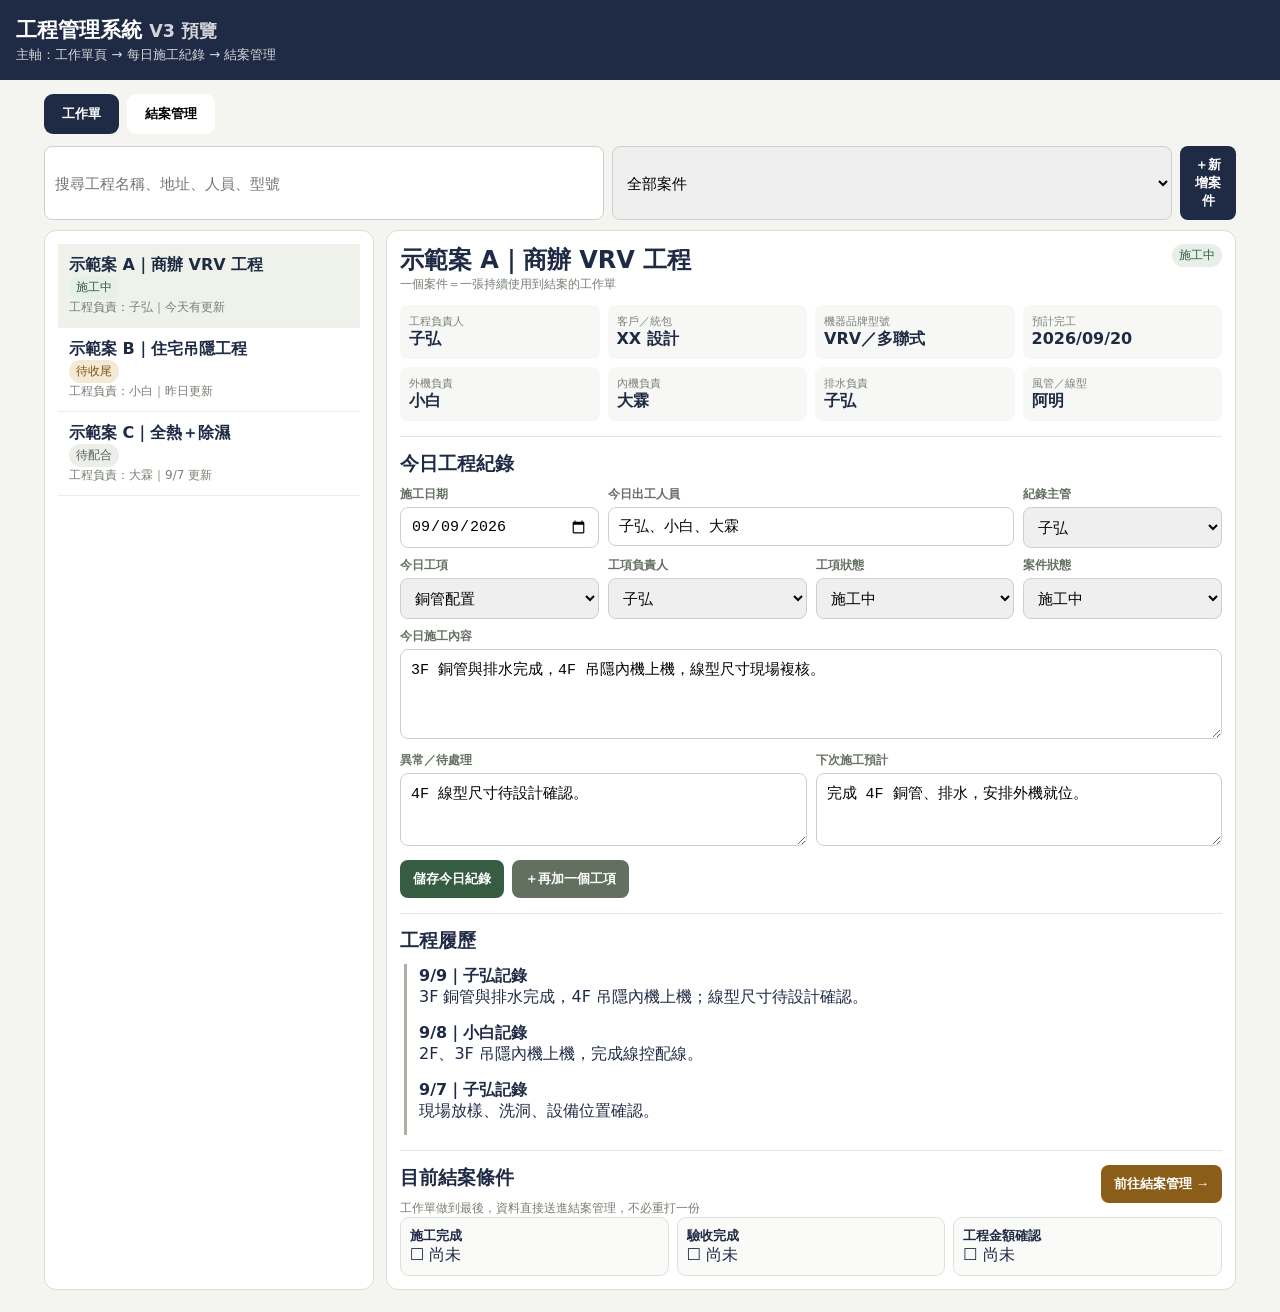
<file: prototype-v1.html>
<!doctype html><html lang="zh-Hant"><head><meta charset="utf-8"><meta name="viewport" content="width=device-width,initial-scale=1"><title>工程管理系統 V3 預覽</title><style>*{box-sizing:border-box}body{margin:0;font-family:system-ui,-apple-system,"Noto Sans TC",sans-serif;background:#f4f5f1;color:#1f2a44}.top{background:#1f2a44;color:#fff;padding:16px}.top h1{margin:0;font-size:21px}.top small{opacity:.8}.wrap{max-width:1220px;margin:auto;padding:14px}.tabs{display:flex;gap:8px;margin-bottom:12px;overflow:auto}.tab{border:0;border-radius:9px;padding:11px 18px;background:#fff;font-weight:800;white-space:nowrap}.tab.on{background:#1f2a44;color:#fff}.panel{display:none}.panel.on{display:block}.grid{display:grid;grid-template-columns:330px 1fr;gap:12px}.card{background:#fff;border:1px solid #d9ded4;border-radius:12px;padding:13px}.toolbar{display:flex;gap:8px;margin-bottom:10px}.toolbar input,.toolbar select,.field input,.field select,.field textarea{width:100%;padding:10px;border:1px solid #cbd1c7;border-radius:8px;font-size:15px}.btn{border:0;border-radius:8px;padding:10px 13px;background:#1f2a44;color:white;font-weight:800}.btn.alt{background:#64705f}.btn.good{background:#365c42}.btn.warn{background:#8a5d18}.case{padding:11px;border-bottom:1px solid #ecefe9;cursor:pointer}.case.on{background:#eef2ea}.case b{display:block}.muted{font-size:12px;color:#777f73}.badge{display:inline-block;font-size:12px;padding:3px 7px;border-radius:999px;background:#e7efe9;color:#365c42}.badge.warn{background:#f4ead4;color:#7b561c}.badge.gray{background:#eceeea;color:#59615a}.headrow{display:flex;justify-content:space-between;gap:10px;align-items:flex-start}.info{display:grid;grid-template-columns:repeat(4,1fr);gap:8px;margin:12px 0}.info div{background:#f7f8f5;border-radius:8px;padding:9px}.info span{display:block;font-size:11px;color:#7a8278}.section{border-top:1px solid #e4e7e0;margin-top:15px;padding-top:14px}.section h3{margin:0 0 9px}.formgrid{display:grid;grid-template-columns:repeat(4,1fr);gap:9px}.field label{display:block;font-size:12px;font-weight:700;color:#667064;margin-bottom:4px}.span2{grid-column:span 2}.span4{grid-column:span 4}.checks{display:grid;grid-template-columns:repeat(3,1fr);gap:8px}.check{border:1px solid #dce1d9;border-radius:9px;padding:9px;background:#fafbf9}.check b{display:block;font-size:13px}.timeline{margin-top:10px}.log{border-left:3px solid #a9b2a5;margin-left:4px;padding:2px 0 13px 12px}.closegrid{display:grid;grid-template-columns:repeat(4,1fr);gap:9px}.statusline{display:flex;flex-wrap:wrap;gap:8px;margin:10px 0}.step{padding:7px 9px;border-radius:8px;background:#edf1eb;font-size:12px;font-weight:700}.step.ok{background:#e6f1e8;color:#31563a}.step.wait{background:#f4ead4;color:#7b561c}.money{font-size:20px;font-weight:900}.close-list{display:grid;grid-template-columns:repeat(3,1fr);gap:10px}.close-case{border:1px solid #dfe3db;border-radius:10px;padding:11px;background:#fff}.actions{display:flex;gap:8px;flex-wrap:wrap;margin-top:10px}@media(max-width:850px){.grid{grid-template-columns:1fr}.list{max-height:220px;overflow:auto}.info,.formgrid,.closegrid{grid-template-columns:1fr 1fr}.close-list{grid-template-columns:1fr}.span4{grid-column:span 2}}@media(max-width:500px){.wrap{padding:9px}.info,.formgrid,.closegrid,.checks{grid-template-columns:1fr}.span2,.span4{grid-column:span 1}.toolbar{flex-wrap:wrap}.toolbar input{min-width:100%}.headrow{display:block}.btn{min-height:44px}.field input,.field select,.field textarea{font-size:16px}}</style></head><body><div class="top"><h1>工程管理系統 <small>V3 預覽</small></h1><small>主軸：工作單頁 → 每日施工紀錄 → 結案管理</small></div><div class="wrap"><div class="tabs"><button class="tab on" onclick="showTab('work',this)">工作單</button><button class="tab" onclick="showTab('close',this)">結案管理</button></div><section id="work" class="panel on"><div class="toolbar"><input placeholder="搜尋工程名稱、地址、人員、型號"><select><option>全部案件</option><option>施工中</option><option>待配合</option><option>待收尾</option><option>待驗收</option></select><button class="btn">＋新增案件</button></div><div class="grid"><div class="card list"><div class="case on"><b>示範案 A｜商辦 VRV 工程</b><span class="badge">施工中</span><div class="muted">工程負責：子弘｜今天有更新</div></div><div class="case"><b>示範案 B｜住宅吊隱工程</b><span class="badge warn">待收尾</span><div class="muted">工程負責：小白｜昨日更新</div></div><div class="case"><b>示範案 C｜全熱＋除濕</b><span class="badge gray">待配合</span><div class="muted">工程負責：大霖｜9/7 更新</div></div></div><div class="card"><div class="headrow"><div><h2 style="margin:0">示範案 A｜商辦 VRV 工程</h2><div class="muted">一個案件＝一張持續使用到結案的工作單</div></div><span class="badge">施工中</span></div><div class="info"><div><span>工程負責人</span><b>子弘</b></div><div><span>客戶／統包</span><b>XX 設計</b></div><div><span>機器品牌型號</span><b>VRV／多聯式</b></div><div><span>預計完工</span><b>2026/09/20</b></div><div><span>外機負責</span><b>小白</b></div><div><span>內機負責</span><b>大霖</b></div><div><span>排水負責</span><b>子弘</b></div><div><span>風管／線型</span><b>阿明</b></div></div><div class="section"><h3>今日工程紀錄</h3><div class="formgrid"><div class="field"><label>施工日期</label><input type="date" value="2026-09-09"></div><div class="field span2"><label>今日出工人員</label><input value="子弘、小白、大霖"></div><div class="field"><label>紀錄主管</label><select><option>子弘</option><option>小白</option><option>大霖</option></select></div><div class="field"><label>今日工項</label><select><option>銅管配置</option><option>排水配置</option><option>內機安裝</option><option>外機安裝</option><option>風管</option><option>線型出風口</option><option>試車</option></select></div><div class="field"><label>工項負責人</label><select><option>子弘</option><option>小白</option><option>大霖</option></select></div><div class="field"><label>工項狀態</label><select><option>施工中</option><option>已完成</option><option>待確認</option><option>需返工</option></select></div><div class="field"><label>案件狀態</label><select><option>施工中</option><option>待配合</option><option>待收尾</option><option>待驗收</option><option>已完工</option></select></div><div class="field span4"><label>今日施工內容</label><textarea rows="4">3F 銅管與排水完成，4F 吊隱內機上機，線型尺寸現場複核。</textarea></div><div class="field span2"><label>異常／待處理</label><textarea rows="3">4F 線型尺寸待設計確認。</textarea></div><div class="field span2"><label>下次施工預計</label><textarea rows="3">完成 4F 銅管、排水，安排外機就位。</textarea></div></div><div class="actions"><button class="btn good">儲存今日紀錄</button><button class="btn alt">＋再加一個工項</button></div></div><div class="section"><h3>工程履歷</h3><div class="timeline"><div class="log"><b>9/9｜子弘記錄</b><br>3F 銅管與排水完成，4F 吊隱內機上機；線型尺寸待設計確認。</div><div class="log"><b>9/8｜小白記錄</b><br>2F、3F 吊隱內機上機，完成線控配線。</div><div class="log"><b>9/7｜子弘記錄</b><br>現場放樣、洗洞、設備位置確認。</div></div></div><div class="section"><div class="headrow"><div><h3>目前結案條件</h3><div class="muted">工作單做到最後，資料直接送進結案管理，不必重打一份</div></div><button class="btn warn" onclick="showTab('close',document.querySelectorAll('.tab')[1])">前往結案管理 →</button></div><div class="checks"><div class="check"><b>施工完成</b>☐ 尚未</div><div class="check"><b>驗收完成</b>☐ 尚未</div><div class="check"><b>工程金額確認</b>☐ 尚未</div></div></div></div></div></section><section id="close" class="panel"><div class="headrow" style="margin-bottom:12px"><div><h2 style="margin:0">結案管理</h2><div class="muted">不是另外做一份資料，而是把工作單累積的內容在這裡確認、結算、鎖定。</div></div><button class="btn">＋手動新增結案案件</button></div><div class="close-list" style="margin-bottom:12px"><div class="close-case"><b>示範案 A｜商辦 VRV</b><div class="statusline"><span class="step ok">施工完成</span><span class="step wait">待驗收</span><span class="step wait">金額待確認</span></div><div class="muted">工程負責：子弘</div></div><div class="close-case"><b>示範案 D｜診所工程</b><div class="statusline"><span class="step ok">施工完成</span><span class="step ok">已驗收</span><span class="step wait">待收款</span></div><div class="muted">工程負責：小白</div></div><div class="close-case"><b>示範案 E｜辦公室空調</b><div class="statusline"><span class="step ok">施工完成</span><span class="step ok">已驗收</span><span class="step ok">可結案</span></div><div class="muted">工程負責：大霖</div></div></div><div class="card"><div class="headrow"><div><h2 style="margin:0">示範案 E｜辦公室空調</h2><div class="muted">工程負責：大霖｜工作單紀錄 18 筆｜最後施工 2026/09/05</div></div><span class="badge">可結案</span></div><div class="section"><h3>① 完工與驗收</h3><div class="closegrid"><div class="field"><label>實際完工日</label><input type="date" value="2026-09-05"></div><div class="field"><label>驗收狀態</label><select><option>已驗收</option><option>待驗收</option><option>有缺失待改善</option></select></div><div class="field"><label>驗收日期</label><input type="date" value="2026-09-06"></div><div class="field"><label>驗收確認人</label><input value="子弘"></div><div class="field span4"><label>缺失／保留事項</label><textarea rows="3">無。</textarea></div></div></div><div class="section"><h3>② 工程金額與收款</h3><div class="closegrid"><div class="field"><label>工程業績</label><input value="580000"></div><div class="field"><label>已收金額</label><input value="480000"></div><div class="field"><label>未收金額</label><input value="100000"></div><div class="field"><label>收款狀態</label><select><option>部分收款</option><option>已收清</option><option>未收款</option></select></div></div><div class="statusline"><span class="step">工程業績 <span class="money">$580,000</span></span><span class="step">未收 <span class="money">$100,000</span></span></div></div><div class="section"><h3>③ 工項責任與獎金確認</h3><div class="checks"><div class="check"><b>工程負責｜大霖</b>已完成・可計獎金</div><div class="check"><b>內機系統｜大霖</b>已完成・可計獎金</div><div class="check"><b>外機系統｜小白</b>已完成・可計獎金</div><div class="check"><b>排水系統｜子弘</b>已完成・可計獎金</div><div class="check"><b>線型／風管｜阿明</b>已完成・可計獎金</div><div class="check"><b>回件／返工</b>0 次</div></div></div><div class="section"><h3>④ 半年管理業績</h3><div class="closegrid"><div class="field"><label>歸屬期別</label><select><option>2026 下半年</option><option>2027 上半年</option></select></div><div class="field"><label>納入管理分紅</label><select><option>是</option><option>否</option></select></div><div class="field"><label>認列工程業績</label><input value="580000"></div><div class="field"><label>管理負責人</label><select><option>大霖</option><option>子弘</option><option>小白</option></select></div></div></div><div class="section"><h3>⑤ 結案確認</h3><div class="statusline"><span class="step ok">✓ 施工完成</span><span class="step ok">✓ 驗收完成</span><span class="step ok">✓ 工程業績確認</span><span class="step wait">! 尚有未收款 100,000</span></div><div class="actions"><button class="btn good">確認結案並鎖定</button><button class="btn alt">儲存草稿</button><button class="btn warn">退回工作單</button></div><div class="muted" style="margin-top:8px">結案後：工程紀錄保留、業績與獎金進入半年結算；若之後需調整，使用「調整單」而不是直接改掉原結案數字。</div></div></div></section></div><script>function showTab(id,btn){document.querySelectorAll('.panel').forEach(x=>x.classList.remove('on'));document.querySelectorAll('.tab').forEach(x=>x.classList.remove('on'));document.getElementById(id).classList.add('on');if(btn)btn.classList.add('on');window.scrollTo({top:0,behavior:'smooth'})}</script></body></html>
</file>
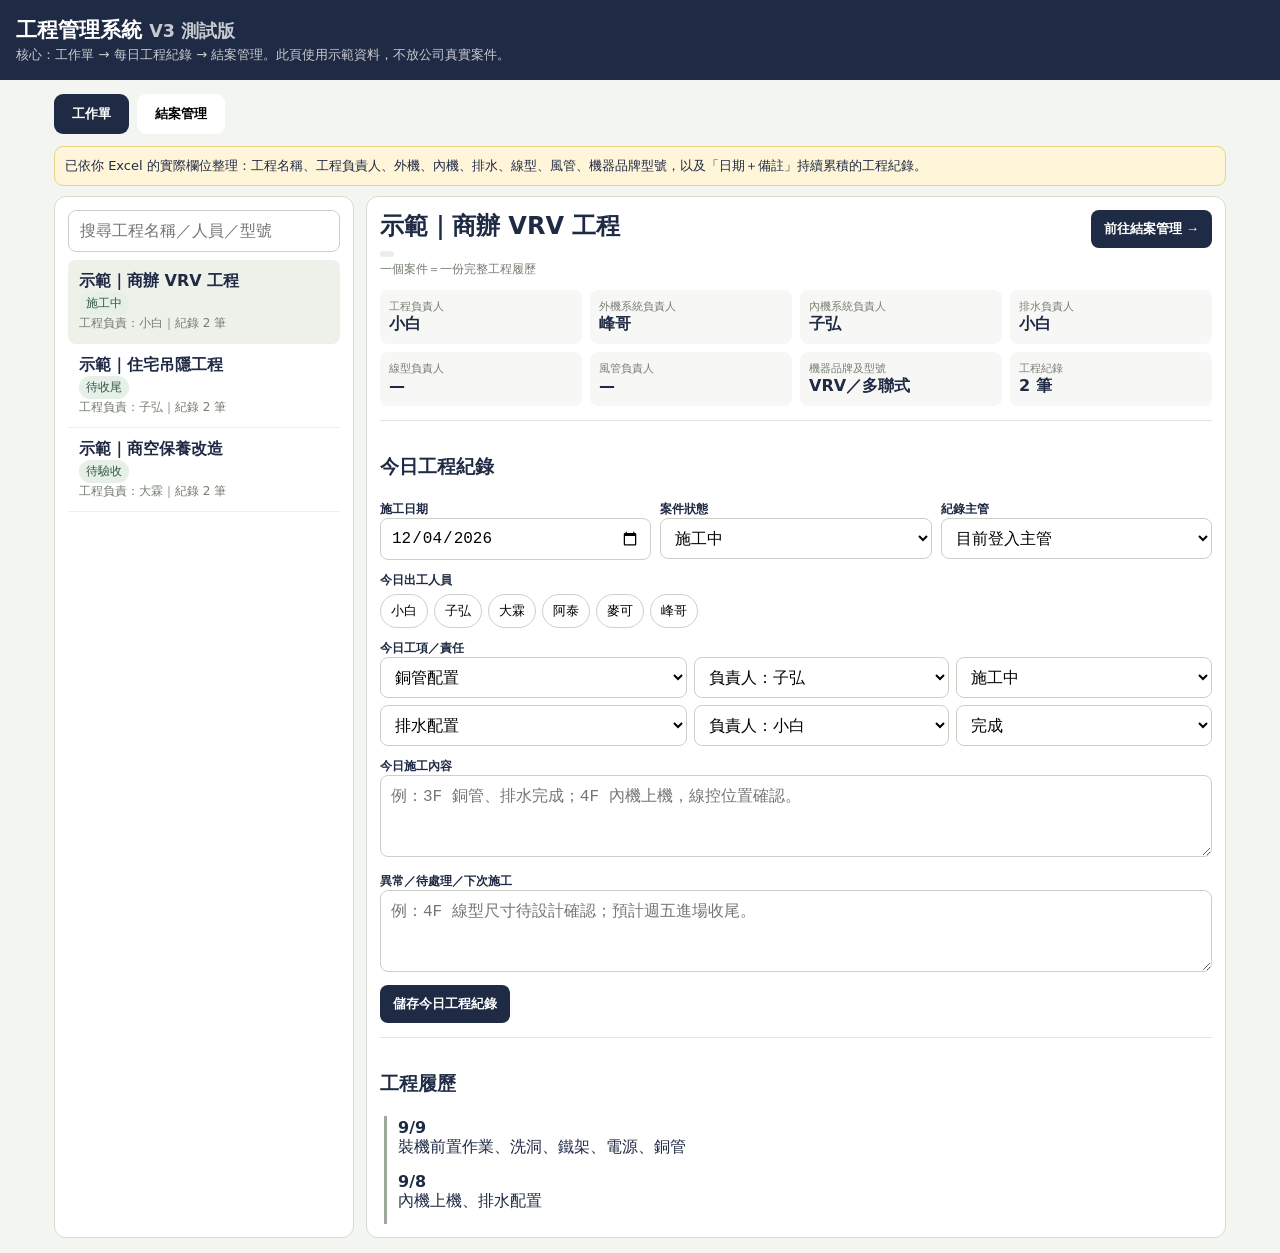
<file: prototype-v3.html>
<!doctype html><html lang="zh-Hant"><head><meta charset="utf-8"><meta name="viewport" content="width=device-width,initial-scale=1"><title>工程管理 V3｜工作單→結案</title><style>*{box-sizing:border-box}body{margin:0;font-family:system-ui,-apple-system,"Noto Sans TC",sans-serif;background:#f3f5f1;color:#1f2a44}.top{background:#1f2a44;color:#fff;padding:16px}.top h1{margin:0;font-size:21px}.top small{opacity:.75}.wrap{max-width:1200px;margin:auto;padding:14px}.tabs{display:flex;gap:8px;margin-bottom:12px}.tab{border:0;border-radius:9px;padding:11px 18px;background:#fff;font-weight:800}.tab.on{background:#1f2a44;color:#fff}.grid{display:grid;grid-template-columns:300px 1fr;gap:12px}.card{background:#fff;border:1px solid #d8ddd3;border-radius:12px;padding:13px}.search{width:100%;padding:11px;border:1px solid #ccd2c8;border-radius:8px;margin-bottom:8px}.case{padding:11px;border-bottom:1px solid #eee;cursor:pointer}.case.on{background:#eef1ea;border-radius:8px}.case b{display:block}.muted{font-size:12px;color:#747d70}.badge{display:inline-block;font-size:12px;padding:3px 7px;border-radius:999px;background:#e7efe9;color:#365c42}.head{display:flex;justify-content:space-between;gap:10px;align-items:start}.btn{border:0;border-radius:8px;padding:10px 13px;background:#1f2a44;color:#fff;font-weight:800;cursor:pointer}.btn.alt{background:#e8ece6;color:#1f2a44}.info{display:grid;grid-template-columns:repeat(4,1fr);gap:8px;margin:12px 0}.field{background:#f7f8f5;border-radius:8px;padding:9px}.field span{display:block;font-size:11px;color:#788075}.section{border-top:1px solid #e2e6df;margin-top:14px;padding-top:14px}.formgrid{display:grid;grid-template-columns:repeat(3,1fr);gap:9px}.formgrid .wide{grid-column:span 3}label{font-size:12px;font-weight:700}input,select,textarea{width:100%;padding:10px;border:1px solid #cbd1c7;border-radius:8px;font-size:16px;background:#fff}textarea{min-height:82px;resize:vertical}.people{display:flex;flex-wrap:wrap;gap:6px;margin-top:5px}.chip{border:1px solid #cbd1c7;background:#fff;border-radius:999px;padding:7px 10px;cursor:pointer}.chip.on{background:#1f2a44;color:#fff}.workrows{display:grid;gap:7px}.workrow{display:grid;grid-template-columns:1.2fr 1fr 1fr;gap:7px;align-items:center}.log{border-left:3px solid #9da99b;padding:2px 0 12px 11px;margin-left:4px}.closegrid{display:grid;grid-template-columns:repeat(3,1fr);gap:9px}.checks{display:grid;grid-template-columns:repeat(4,1fr);gap:7px}.check{padding:10px;border:1px solid #dfe4dc;border-radius:9px}.summary{background:#eef1ea;border-radius:10px;padding:12px;margin-top:10px}.hidden{display:none}.notice{background:#fff5d8;border:1px solid #ead28c;border-radius:9px;padding:10px;margin-bottom:10px;font-size:13px}@media(max-width:800px){.grid{grid-template-columns:1fr}.list{max-height:220px;overflow:auto}.info{grid-template-columns:1fr 1fr}.formgrid,.closegrid{grid-template-columns:1fr 1fr}.formgrid .wide{grid-column:span 2}.checks{grid-template-columns:1fr 1fr}.workrow{grid-template-columns:1fr 1fr}.workrow select:last-child{grid-column:span 2}}@media(max-width:460px){.wrap{padding:9px}.info,.formgrid,.closegrid,.checks{grid-template-columns:1fr}.formgrid .wide{grid-column:span 1}.workrow{grid-template-columns:1fr}.workrow select:last-child{grid-column:span 1}.head{display:block}.head .btn{margin-top:8px;width:100%}}</style></head><body><div class="top"><h1>工程管理系統 <small>V3 測試版</small></h1><small>核心：工作單 → 每日工程紀錄 → 結案管理。此頁使用示範資料，不放公司真實案件。</small></div><div class="wrap"><div class="tabs"><button class="tab on" onclick="showTab('work',this)">工作單</button><button class="tab" onclick="showTab('close',this)">結案管理</button></div><div class="notice">已依你 Excel 的實際欄位整理：工程名稱、工程負責人、外機、內機、排水、線型、風管、機器品牌型號，以及「日期＋備註」持續累積的工程紀錄。</div><div class="grid"><div class="card list"><input class="search" id="search" placeholder="搜尋工程名稱／人員／型號" oninput="filterCases()"><div id="cases"></div></div><div class="card"><div id="work"><div class="head"><div><h2 id="pname" style="margin:0"></h2><span class="badge" id="status"></span><div class="muted">一個案件＝一份完整工程履歷</div></div><button class="btn" onclick="showTab('close',document.querySelectorAll('.tab')[1])">前往結案管理 →</button></div><div class="info" id="info"></div><div class="section"><h3>今日工程紀錄</h3><div class="formgrid"><div><label>施工日期</label><input id="date" type="date"></div><div><label>案件狀態</label><select id="pstatus"><option>施工中</option><option>待配合</option><option>待收尾</option><option>待驗收</option><option>已完工</option></select></div><div><label>紀錄主管</label><select><option>目前登入主管</option><option>小白</option><option>子弘</option><option>大霖</option></select></div><div class="wide"><label>今日出工人員</label><div class="people"><button class="chip" onclick="this.classList.toggle('on')">小白</button><button class="chip" onclick="this.classList.toggle('on')">子弘</button><button class="chip" onclick="this.classList.toggle('on')">大霖</button><button class="chip" onclick="this.classList.toggle('on')">阿泰</button><button class="chip" onclick="this.classList.toggle('on')">麥可</button><button class="chip" onclick="this.classList.toggle('on')">峰哥</button></div></div><div class="wide"><label>今日工項／責任</label><div class="workrows"><div class="workrow"><select><option>銅管配置</option><option>排水配置</option><option>內機安裝</option><option>外機安裝</option><option>風管</option><option>線型出風口</option><option>配線／線控</option><option>試車</option></select><select><option>負責人：子弘</option><option>小白</option><option>大霖</option><option>阿泰</option></select><select><option>施工中</option><option>完成</option><option>待確認</option><option>需返工</option></select></div><div class="workrow"><select><option>排水配置</option><option>銅管配置</option><option>內機安裝</option><option>外機安裝</option><option>風管</option></select><select><option>負責人：小白</option><option>子弘</option><option>大霖</option></select><select><option>完成</option><option>施工中</option><option>待確認</option></select></div></div></div><div class="wide"><label>今日施工內容</label><textarea id="note" placeholder="例：3F 銅管、排水完成；4F 內機上機，線控位置確認。"></textarea></div><div class="wide"><label>異常／待處理／下次施工</label><textarea placeholder="例：4F 線型尺寸待設計確認；預計週五進場收尾。"></textarea></div></div><button class="btn" style="margin-top:9px" onclick="addLog()">儲存今日工程紀錄</button></div><div class="section"><h3>工程履歷</h3><div id="logs"></div></div></div><div id="close" class="hidden"><div class="head"><div><h2 style="margin:0">結案管理</h2><div class="muted" id="closeName"></div></div><button class="btn alt" onclick="showTab('work',document.querySelectorAll('.tab')[0])">← 回工作單</button></div><div class="section"><h3>① 結案條件</h3><div class="checks"><label class="check"><input type="checkbox" style="width:auto"> 工程已完工</label><label class="check"><input type="checkbox" style="width:auto"> 客戶已驗收</label><label class="check"><input type="checkbox" style="width:auto"> 工程紀錄確認</label><label class="check"><input type="checkbox" style="width:auto"> 工項責任確認</label></div></div><div class="section"><h3>② 工程金額／收款</h3><div class="closegrid"><div><label>工程總額</label><input id="amount" type="number" placeholder="0"></div><div><label>已收款</label><input id="paid" type="number" placeholder="0" oninput="calc()"></div><div><label>未收款</label><input id="unpaid" readonly placeholder="自動計算"></div></div></div><div class="section"><h3>③ 工程業績認列</h3><div class="closegrid"><div><label>歸屬半年</label><select><option>2026 下半年</option><option>2026 上半年</option></select></div><div><label>管理負責人</label><select><option>小白</option><option>子弘</option><option>大霖</option></select></div><div><label>認列工程業績</label><input id="revenue" type="number" placeholder="0"></div></div><div class="summary"><b>結案後：</b>此案件工程履歷、工項責任與認列業績形成結案快照；已進入半年結算的數字不直接回頭改，後續變更以調整紀錄處理。</div></div><div class="section"><h3>④ 結案備註</h3><textarea placeholder="保固、客戶交代、未收款原因、特殊獎金或其他結案說明"></textarea><button class="btn" style="margin-top:9px" onclick="alert('V3 測試：結案流程確認完成。正式版會先備份、寫入 Firebase 並鎖定結案快照。')">確認結案並鎖定</button></div></div></div></div></div><script>const demo=[{n:'示範｜商辦 VRV 工程',s:'施工中',e:'小白',o:'峰哥',i:'子弘',d:'小白',l:'—',f:'—',m:'VRV／多聯式',logs:[['9/9','裝機前置作業、洗洞、鐵架、電源、銅管'],['9/8','內機上機、排水配置']]},{n:'示範｜住宅吊隱工程',s:'待收尾',e:'子弘',o:'子弘',i:'阿泰',d:'子弘',l:'大霖',f:'—',m:'吊隱式 4 台',logs:[['9/7','銅管配置、排水配置'],['9/5','現場放樣']]},{n:'示範｜商空保養改造',s:'待驗收',e:'大霖',o:'小白',i:'大霖',d:'—',l:'子弘',f:'子弘',m:'吊隱 6 台',logs:[['9/6','風鼓保養、馬達更換'],['9/4','線型出口調整']]}];let cur=0;document.getElementById('date').value=new Date().toISOString().slice(0,10);function renderList(arr=demo){cases.innerHTML=arr.map((x,i)=>`<div class="case ${demo.indexOf(x)==cur?'on':''}" onclick="cur=${demo.indexOf(x)};render()"><b>${x.n}</b><span class="badge">${x.s}</span><div class="muted">工程負責：${x.e}｜紀錄 ${x.logs.length} 筆</div></div>`).join('')}function render(){let x=demo[cur];pname.textContent=x.n;status.textContent=x.s;pstatus.value=['施工中','待配合','待收尾','待驗收','已完工'].includes(x.s)?x.s:'施工中';info.innerHTML=[['工程負責人',x.e],['外機系統負責人',x.o],['內機系統負責人',x.i],['排水負責人',x.d],['線型負責人',x.l],['風管負責人',x.f],['機器品牌及型號',x.m],['工程紀錄',x.logs.length+' 筆']].map(a=>`<div class="field"><span>${a[0]}</span><b>${a[1]||'—'}</b></div>`).join('');logs.innerHTML=x.logs.map(a=>`<div class="log"><b>${a[0]}</b><br>${a[1]}</div>`).join('');closeName.textContent=x.n;renderList()}function addLog(){if(!note.value.trim()){alert('請填今日施工內容');return}let d=date.value?date.value.slice(5).replace('-','/'):'今天';demo[cur].logs.unshift([d,note.value.trim()]);demo[cur].s=pstatus.value;note.value='';render();alert('已加入工程履歷（V3 測試頁僅存在本頁，尚未寫入正式資料庫）')}function showTab(id,b){document.querySelectorAll('.tab').forEach(x=>x.classList.remove('on'));b.classList.add('on');work.classList.toggle('hidden',id!=='work');close.classList.toggle('hidden',id!=='close')}function filterCases(){let q=search.value.toLowerCase();renderList(demo.filter(x=>JSON.stringify(x).toLowerCase().includes(q)))}function calc(){let a=+amount.value||0,p=+paid.value||0;unpaid.value=Math.max(0,a-p);if(!revenue.value)revenue.value=a}amount.addEventListener('input',calc);render();</script></body></html>
</file>
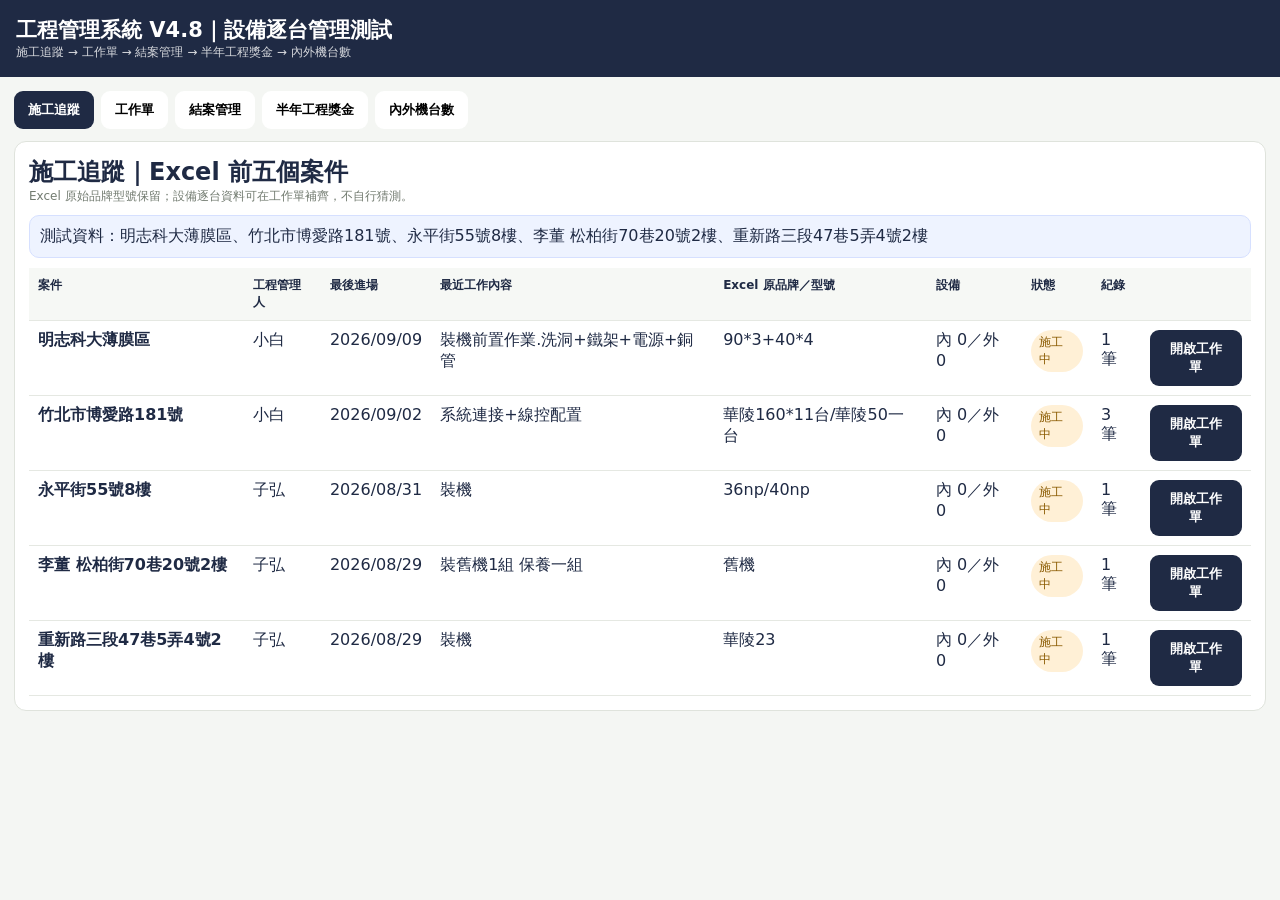
<file: prototype-v4.html>
<!doctype html><html lang="zh-Hant"><head><meta charset="utf-8"><meta name="viewport" content="width=device-width,initial-scale=1"><title>工程管理 V4.8 設備逐台管理測試</title><style>*{box-sizing:border-box}body{margin:0;font-family:system-ui,-apple-system,"Noto Sans TC",sans-serif;background:#f4f6f3;color:#1f2a44}.top{background:#1f2a44;color:#fff;padding:16px}.wrap{max-width:1280px;margin:auto;padding:14px}.tabs,.checks,.actions{display:flex;gap:7px;flex-wrap:wrap}.tab,.btn{border:0;border-radius:9px;padding:10px 14px;font-weight:800;cursor:pointer}.tab{background:#fff}.tab.on,.btn{background:#1f2a44;color:#fff}.green{background:#42634b}.red{background:#8a2929}.small{padding:7px 9px;font-size:12px}.card{background:#fff;border:1px solid #dfe3dc;border-radius:12px;padding:14px;margin-top:12px}.grid2,.grid3,.grid4{display:grid;gap:9px;margin:10px 0}.grid2{grid-template-columns:1fr 1fr}.grid3{grid-template-columns:repeat(3,1fr)}.grid4{grid-template-columns:repeat(4,1fr)}input,select,textarea{width:100%;padding:10px;border:1px solid #cbd2c8;border-radius:8px;font-size:15px}textarea{min-height:82px}.hidden{display:none}.callout,.summary{padding:12px;border-radius:10px;background:#f6f8f5;margin:10px 0}.callout{border:1px solid #d8dfd4}.table{width:100%;border-collapse:collapse;min-width:850px}.table th,.table td{padding:9px;border-bottom:1px solid #e5e8e2;text-align:left;vertical-align:top}.table th{background:#f6f8f5;font-size:12px}.scroll{overflow:auto}.badge{display:inline-block;border-radius:999px;padding:4px 8px;font-size:12px;background:#e5f2e8;color:#28603a}.warn{background:#fff0d6;color:#8a5a00}.muted{font-size:12px;color:#727b70}.headrow{display:flex;align-items:center;justify-content:space-between;gap:10px;flex-wrap:wrap}.person{display:inline-flex;align-items:center;gap:5px;padding:8px 10px;background:#fff;border:1px solid #cbd2c8;border-radius:8px}.person input{width:auto}.upload{border:1px dashed #aeb8aa;border-radius:10px;padding:12px;background:#fafbf9}.stat{font-size:24px;font-weight:900}.bonusgrid{display:grid;grid-template-columns:repeat(4,1fr);gap:10px}.box{border:1px solid #dfe3dc;border-radius:10px;padding:12px;background:#fafbf9}.money{font-weight:900}.source{background:#eef3ff;border:1px solid #d6e0ff;padding:10px;border-radius:10px;margin:10px 0}.equip td select,.equip td input{min-width:120px}.equip td:nth-child(4) input{min-width:150px}@media(max-width:760px){.grid2,.grid3,.grid4,.bonusgrid{grid-template-columns:1fr 1fr}}@media(max-width:460px){.grid2,.grid3,.grid4,.bonusgrid{grid-template-columns:1fr}}</style></head><body><div class="top"><b style="font-size:21px">工程管理系統 V4.8｜設備逐台管理測試</b><div style="font-size:12px;opacity:.82">施工追蹤 → 工作單 → 結案管理 → 半年工程獎金 → 內外機台數</div></div><div class="wrap"><div class="tabs"><button class="tab on" onclick="go('track',this)">施工追蹤</button><button class="tab" onclick="go('work',this)">工作單</button><button class="tab" onclick="go('close',this)">結案管理</button><button class="tab" onclick="go('bonus',this)">半年工程獎金</button><button class="tab" onclick="go('units',this)">內外機台數</button></div><section id="track"><div class="card"><h2 style="margin:0">施工追蹤｜Excel 前五個案件</h2><div class="muted">Excel 原始品牌型號保留；設備逐台資料可在工作單補齊，不自行猜測。</div><div class="source">測試資料：明志科大薄膜區、竹北市博愛路181號、永平街55號8樓、李董 松柏街70巷20號2樓、重新路三段47巷5弄4號2樓</div><div class="scroll"><table class="table"><thead><tr><th>案件</th><th>工程管理人</th><th>最後進場</th><th>最近工作內容</th><th>Excel 原品牌／型號</th><th>設備</th><th>狀態</th><th>紀錄</th><th></th></tr></thead><tbody id="projectBody"></tbody></table></div></div></section><section id="work" class="hidden"><div class="card"><h2 id="workTitle">工作單</h2><div class="grid3"><div><label>案件</label><select id="caseSelect" onchange="loadProject(this.value)"></select></div><div><label>工程管理人</label><input id="wManager" readonly></div><div><label>案件狀態</label><select id="wStatus" onchange="setStatus(this.value)"><option>施工中</option><option>待收尾</option><option>已完工</option></select></div></div><div class="source"><b>Excel 原始「機器品牌及型號」：</b><span id="legacyModel"></span><div class="muted">原資料只作來源保留；下方設備明細改為一台一列。</div></div><div class="headrow"><div><h3 style="margin-bottom:3px">設備明細｜一台一列</h3><div class="muted">每一台可指定內機／外機、品牌、型號、系統編號及該台負責人。</div></div><button class="btn green" onclick="addEquipment()">＋ 新增設備</button></div><div class="scroll"><table class="table equip"><thead><tr><th>#</th><th>類型</th><th>品牌</th><th>型號</th><th>系統／編號</th><th>該台負責人</th><th></th></tr></thead><tbody id="equipmentBody"></tbody></table></div><h3>案件其他負責部分</h3><div class="grid4"><div><label>工程管理人</label><input id="rManager" readonly></div><div><label>排水負責人</label><input id="rDrain" readonly></div><div><label>線型負責人</label><input id="rLinear" readonly></div><div><label>風管負責人</label><input id="rDuct" readonly></div></div><h3>Excel 原有進場紀錄</h3><div id="logHistory"></div><h3>新增本次進場工程紀錄</h3><div class="callout"><div class="grid2"><div><label>進場日期</label><input id="logDate" type="date" value="2026-09-09"></div><div><div class="headrow"><label>出工人員｜可複選</label><button class="btn green small" onclick="addPerson()">＋ 新增人員</button></div><div id="dailyCrew" class="checks" style="margin-top:7px"></div></div></div><label>工程工作紀錄</label><textarea id="logWork" placeholder="今天實際完成哪些工程"></textarea><div class="grid2"><div><label>工程備註</label><textarea id="logNote" placeholder="異常、待處理、下次施工、客戶交代"></textarea></div><div><label>工程備註上傳</label><div class="upload"><input id="logFiles" type="file" multiple accept="image/*,.pdf" onchange="showFiles()"><div id="fileNames" class="muted">尚未選擇附件</div></div></div></div><button class="btn green" onclick="saveLog()">＋ 新增本次進場紀錄</button></div><button class="btn" onclick="markDone()">標記工程已完工 → 送入待結案</button></div></section><section id="close" class="hidden"><div class="card"><h2>結案管理｜已完工案件才顯示</h2><div class="callout">工作單標記已完工後才進入這裡。輸入工程績效與本案 %，確認後送入半年統計。</div><div class="scroll"><table class="table"><thead><tr><th>案件</th><th>管理人</th><th>完工日</th><th>工程績效</th><th>本案 %</th><th>工程獎金</th><th>狀態</th><th></th></tr></thead><tbody id="closeBody"></tbody></table></div></div></section><section id="bonus" class="hidden"><div class="card"><h2>半年工程獎金｜第一版邏輯</h2><div class="headrow"><div class="muted">4–9 月／10–3 月；只有「確認結案」後才納入。</div><select style="width:auto"><option>2026 AS｜4–9月</option><option>2026 OS｜10–3月</option></select></div><div class="bonusgrid"><div class="box"><div class="muted">本期工程業績合計</div><div class="stat" id="totalPerf">$0</div></div><div class="box"><div class="muted">本期工程獎金合計</div><div class="stat" id="totalBonus">$0</div></div><div class="box"><div class="muted">已結案件</div><div class="stat" id="closedCount">0 案</div></div><div class="box"><div class="muted">管理人數</div><div class="stat" id="managerCount">0 人</div></div></div><h3>各管理人統計</h3><div class="scroll"><table class="table"><thead><tr><th>管理人</th><th>案件數</th><th>工程業績</th><th>工程獎金</th><th>案件明細</th></tr></thead><tbody id="bonusBody"></tbody></table></div></div></section><section id="units" class="hidden"><div class="card"><h2>內外機台數統計</h2><div class="callout">直接依「設備明細」逐台計算，並依每台指定的負責人統計；不再另外輸入台數。</div><div class="scroll"><table class="table"><thead><tr><th>人員</th><th>內機</th><th>外機</th><th>來源案件</th></tr></thead><tbody id="unitBody"></tbody></table></div></div></section></div><script>let people=['小白','子弘','大霖','阿泰','峰哥','傑哥'];const brands=['待確認','大金','日立','Panasonic','三菱重工','華菱','海爾','米多力','其他'];const projects=[{id:'p1',name:'明志科大薄膜區',manager:'小白',drain:'',linear:'',duct:'',legacyModel:'90*3+40*4',status:'施工中',logs:[{date:'2026-09-09',work:'裝機前置作業.洗洞+鐵架+電源+銅管'}],equipment:[]},{id:'p2',name:'竹北市博愛路181號',manager:'小白',drain:'',linear:'',duct:'',legacyModel:'華陵160*11台/華陵50一台',status:'施工中',logs:[{date:'2026-08-31',work:'吊內機+鐵架安裝'},{date:'2026-09-01',work:'鐵架安裝+上外機+銅管配置'},{date:'2026-09-02',work:'系統連接+線控配置'}],equipment:[]},{id:'p3',name:'永平街55號8樓',manager:'子弘',drain:'',linear:'',duct:'',legacyModel:'36np/40np',status:'施工中',logs:[{date:'2026-08-31',work:'裝機'}],equipment:[]},{id:'p4',name:'李董 松柏街70巷20號2樓',manager:'子弘',drain:'',linear:'',duct:'',legacyModel:'舊機',status:'施工中',logs:[{date:'2026-08-29',work:'裝舊機1組 保養一組'}],equipment:[]},{id:'p5',name:'重新路三段47巷5弄4號2樓',manager:'子弘',drain:'',linear:'',duct:'',legacyModel:'華陵23',status:'施工中',logs:[{date:'2026-08-29',work:'裝機'}],equipment:[]}];let current='p1';const closed=[];function esc(s){return String(s??'').replace(/[&<>"']/g,m=>({'&':'&amp;','<':'&lt;','>':'&gt;','"':'&quot;',"'":'&#39;'}[m]))}function fmtDate(s){return s?s.replaceAll('-','/'):'-'}function pnow(){return projects.find(x=>x.id===current)}function go(id,b){['track','work','close','bonus','units'].forEach(x=>document.getElementById(x).classList.toggle('hidden',x!==id));document.querySelectorAll('.tab').forEach(x=>x.classList.remove('on'));if(b)b.classList.add('on');if(id==='close')renderClose();if(id==='bonus')renderBonus();if(id==='units')renderUnits()}function renderTrack(){projectBody.innerHTML=projects.map(p=>{let l=p.logs[p.logs.length-1]||{},iq=p.equipment.filter(e=>e.type==='內機').length,oq=p.equipment.filter(e=>e.type==='外機').length;return `<tr><td><b>${esc(p.name)}</b></td><td>${esc(p.manager)}</td><td>${fmtDate(l.date)}</td><td>${esc(l.work||'尚無紀錄')}</td><td>${esc(p.legacyModel)}</td><td>內 ${iq}／外 ${oq}</td><td><span class="badge ${p.status==='已完工'?'':'warn'}">${p.status}</span></td><td>${p.logs.length} 筆</td><td><button class="btn" onclick="openWork('${p.id}')">開啟工作單</button></td></tr>`}).join('')}function openWork(id){current=id;caseSelect.value=id;loadProject(id);go('work',document.querySelectorAll('.tab')[1])}function loadProject(id){current=id;let p=pnow();workTitle.textContent='工作單｜'+p.name;wManager.value=p.manager;wStatus.value=p.status;legacyModel.textContent=p.legacyModel||'Excel 未填';rManager.value=p.manager;rDrain.value=p.drain||'Excel 未填';rLinear.value=p.linear||'Excel 未填';rDuct.value=p.duct||'Excel 未填';renderEquipment();renderLogs();renderCrew()}function brandOptions(v){return brands.map(x=>`<option ${x===v?'selected':''}>${x}</option>`).join('')}function ownerOptions(v){return ['待確認',...people].map(x=>`<option ${x===v?'selected':''}>${esc(x)}</option>`).join('')}function renderEquipment(){let p=pnow();equipmentBody.innerHTML=p.equipment.length?p.equipment.map((e,i)=>`<tr data-i="${i}"><td>${i+1}</td><td><select onchange="editEquipment(${i},'type',this.value)"><option ${e.type==='內機'?'selected':''}>內機</option><option ${e.type==='外機'?'selected':''}>外機</option></select></td><td><select onchange="editEquipment(${i},'brand',this.value)">${brandOptions(e.brand)}</select></td><td><input value="${esc(e.model)}" placeholder="型號" onchange="editEquipment(${i},'model',this.value)"></td><td><input value="${esc(e.system)}" placeholder="例：A系統／1號" onchange="editEquipment(${i},'system',this.value)"></td><td><select onchange="editEquipment(${i},'owner',this.value)">${ownerOptions(e.owner)}</select></td><td><button class="btn red small" onclick="removeEquipment(${i})">刪除</button></td></tr>`).join(''):'<tr><td colspan="7" class="muted">尚未建立逐台設備。Excel 原始資料已保留在上方，請按「＋新增設備」逐台補入。</td></tr>'}function addEquipment(){pnow().equipment.push({type:'內機',brand:'待確認',model:'',system:'',owner:'待確認'});renderEquipment();renderTrack();renderUnits()}function editEquipment(i,k,v){pnow().equipment[i][k]=v;renderTrack();renderUnits()}function removeEquipment(i){if(!confirm('確定刪除這一台設備？'))return;pnow().equipment.splice(i,1);renderEquipment();renderTrack();renderUnits()}function addPerson(){let n=prompt('輸入新增人員姓名');if(!n)return;n=n.trim();if(!n)return;if(people.includes(n))return alert('這個人員已經存在');people.push(n);renderCrew();renderEquipment();alert(n+' 已加入人員名單，也可指定為設備負責人')}function renderCrew(){let selected=[...dailyCrew.querySelectorAll('input:checked')].map(x=>x.value);dailyCrew.innerHTML=people.map(x=>`<label class="person"><input type="checkbox" value="${esc(x)}" ${selected.includes(x)?'checked':''}> ${esc(x)}</label>`).join('')}function renderLogs(){let p=pnow();logHistory.innerHTML=p.logs.slice().reverse().map(x=>`<div class="summary"><b>${fmtDate(x.date)}</b><br>${esc(x.work)}${x.crew?`<div class="muted">出工：${esc(x.crew)}</div>`:''}${x.note?`<div class="muted">備註：${esc(x.note)}</div>`:''}</div>`).join('')}function selectedCrew(){return [...dailyCrew.querySelectorAll('input:checked')].map(x=>x.value).join('、')}function saveLog(){if(!logDate.value||!logWork.value.trim())return alert('請填進場日期與工程工作紀錄');pnow().logs.push({date:logDate.value,work:logWork.value.trim(),crew:selectedCrew(),note:logNote.value.trim()});logWork.value='';logNote.value='';logFiles.value='';showFiles();renderLogs();renderTrack()}function showFiles(){fileNames.textContent=logFiles.files.length?[...logFiles.files].map(x=>x.name).join('、'):'尚未選擇附件'}function setStatus(v){pnow().status=v;renderTrack()}function markDone(){let p=pnow();p.status='已完工';p.doneDate=new Date().toISOString().slice(0,10);wStatus.value='已完工';renderTrack();alert(p.name+' 已進入待結案列表')}function renderClose(){let done=projects.filter(p=>p.status==='已完工');closeBody.innerHTML=done.length?done.map(p=>{let c=closed.find(x=>x.id===p.id);return `<tr data-id="${p.id}"><td><b>${esc(p.name)}</b></td><td>${esc(p.manager)}</td><td>${fmtDate(p.doneDate)}</td><td><input class="perf" type="number" value="${c?.perf||''}" ${c?'disabled':''} oninput="calcRow(this)"></td><td><input class="pct" type="number" min="0" max="10" step="0.5" value="${c?.pct||''}" ${c?'disabled':''} oninput="calcRow(this)"></td><td class="rowBonus money">${c?'$'+c.bonus.toLocaleString():'$0'}</td><td><span class="badge ${c?'':'warn'}">${c?'已結案':'待結案'}</span></td><td>${c?'已送入半年統計':`<button class="btn green" onclick="finishClose(this)">確認結案</button>`}</td></tr>`}).join(''):'<tr><td colspan="8" class="muted">目前沒有已完工案件</td></tr>'}function calcRow(el){let r=el.closest('tr'),base=+r.querySelector('.perf').value||0,pct=Math.min(10,Math.max(0,+r.querySelector('.pct').value||0));r.querySelector('.pct').value=pct;r.querySelector('.rowBonus').textContent='$'+Math.round(base*pct/100).toLocaleString()}function finishClose(btn){let r=btn.closest('tr'),p=projects.find(x=>x.id===r.dataset.id),perf=+r.querySelector('.perf').value||0,pct=+r.querySelector('.pct').value||0;if(perf<=0)return alert('請輸入工程績效');if(pct<0||pct>10)return alert('% 數需為 0～10');closed.push({id:p.id,name:p.name,manager:p.manager,date:p.doneDate,perf,pct,bonus:Math.round(perf*pct/100)});renderClose();renderBonus()}function renderBonus(){let totalP=closed.reduce((s,x)=>s+x.perf,0),totalB=closed.reduce((s,x)=>s+x.bonus,0),groups={};closed.forEach(x=>{groups[x.manager]??={count:0,perf:0,bonus:0,cases:[]};let g=groups[x.manager];g.count++;g.perf+=x.perf;g.bonus+=x.bonus;g.cases.push(`${x.name}｜$${x.perf.toLocaleString()} × ${x.pct}% = $${x.bonus.toLocaleString()}`)});totalPerf.textContent='$'+totalP.toLocaleString();totalBonus.textContent='$'+totalB.toLocaleString();closedCount.textContent=closed.length+' 案';managerCount.textContent=Object.keys(groups).length+' 人';bonusBody.innerHTML=Object.keys(groups).length?Object.entries(groups).map(([n,g])=>`<tr><td><b>${esc(n)}</b></td><td>${g.count}</td><td>$${g.perf.toLocaleString()}</td><td>$${g.bonus.toLocaleString()}</td><td>${g.cases.map(esc).join('<br>')}</td></tr>`).join(''):'<tr><td colspan="5" class="muted">尚無確認結案資料</td></tr>'}function renderUnits(){let g={};projects.forEach(p=>p.equipment.forEach(e=>{let n=e.owner||'待確認';g[n]??={indoor:0,outdoor:0,cases:new Set};if(e.type==='內機')g[n].indoor++;if(e.type==='外機')g[n].outdoor++;g[n].cases.add(p.name)}));unitBody.innerHTML=Object.keys(g).length?Object.entries(g).map(([n,x])=>`<tr><td>${esc(n)}</td><td>${x.indoor}</td><td>${x.outdoor}</td><td>${[...x.cases].map(esc).join('<br>')}</td></tr>`).join(''):'<tr><td colspan="4" class="muted">尚未建立逐台設備資料</td></tr>'}caseSelect.innerHTML=projects.map(p=>`<option value="${p.id}">${esc(p.name)}</option>`).join('');renderTrack();renderUnits();loadProject('p1');</script></body></html>
</file>
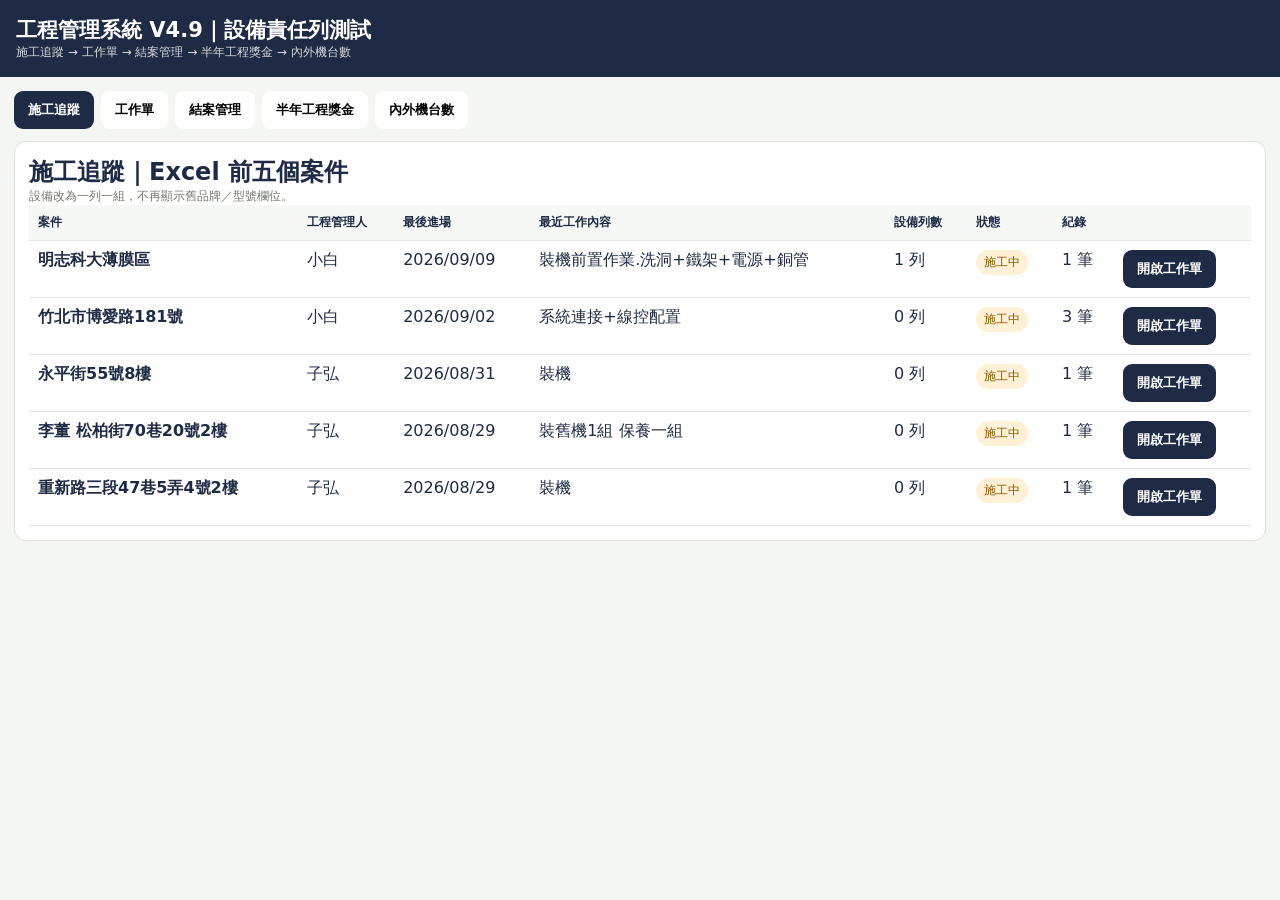
<file: prototype-v48.html>
<!doctype html><html lang="zh-Hant"><head><meta charset="utf-8"><meta name="viewport" content="width=device-width,initial-scale=1"><title>工程管理 V4.9 設備責任列測試</title><style>*{box-sizing:border-box}body{margin:0;font-family:system-ui,-apple-system,"Noto Sans TC",sans-serif;background:#f4f6f3;color:#1f2a44}.top{background:#1f2a44;color:#fff;padding:16px}.wrap{max-width:1280px;margin:auto;padding:14px}.tabs,.checks{display:flex;gap:7px;flex-wrap:wrap}.tab,.btn{border:0;border-radius:9px;padding:10px 14px;font-weight:800;cursor:pointer}.tab{background:#fff}.tab.on,.btn{background:#1f2a44;color:#fff}.green{background:#42634b}.red{background:#8a2929}.small{padding:7px 9px;font-size:12px}.card{background:#fff;border:1px solid #dfe3dc;border-radius:12px;padding:14px;margin-top:12px}.grid2,.grid3,.grid4{display:grid;gap:9px;margin:10px 0}.grid2{grid-template-columns:1fr 1fr}.grid3{grid-template-columns:repeat(3,1fr)}.grid4{grid-template-columns:repeat(4,1fr)}input,select,textarea{width:100%;padding:10px;border:1px solid #cbd2c8;border-radius:8px;font-size:15px}textarea{min-height:82px}.hidden{display:none}.callout,.summary{padding:12px;border-radius:10px;background:#f6f8f5;margin:10px 0}.callout{border:1px solid #d8dfd4}.table{width:100%;border-collapse:collapse;min-width:900px}.table th,.table td{padding:9px;border-bottom:1px solid #e5e8e2;text-align:left;vertical-align:top}.table th{background:#f6f8f5;font-size:12px}.scroll{overflow:auto}.badge{display:inline-block;border-radius:999px;padding:4px 8px;font-size:12px;background:#e5f2e8;color:#28603a}.warn{background:#fff0d6;color:#8a5a00}.muted{font-size:12px;color:#727b70}.headrow{display:flex;align-items:center;justify-content:space-between;gap:10px;flex-wrap:wrap}.person{display:inline-flex;align-items:center;gap:5px;padding:8px 10px;background:#fff;border:1px solid #cbd2c8;border-radius:8px}.person input{width:auto}.upload{border:1px dashed #aeb8aa;border-radius:10px;padding:12px;background:#fafbf9}.stat{font-size:24px;font-weight:900}.bonusgrid{display:grid;grid-template-columns:repeat(4,1fr);gap:10px}.box{border:1px solid #dfe3dc;border-radius:10px;padding:12px;background:#fafbf9}.money{font-weight:900}.equip td select,.equip td input{min-width:115px}.equip td:nth-child(3) input{min-width:170px}@media(max-width:760px){.grid2,.grid3,.grid4,.bonusgrid{grid-template-columns:1fr 1fr}}@media(max-width:460px){.grid2,.grid3,.grid4,.bonusgrid{grid-template-columns:1fr}}</style></head><body><div class="top"><b style="font-size:21px">工程管理系統 V4.9｜設備責任列測試</b><div style="font-size:12px;opacity:.82">施工追蹤 → 工作單 → 結案管理 → 半年工程獎金 → 內外機台數</div></div><div class="wrap"><div class="tabs"><button class="tab on" onclick="go('track',this)">施工追蹤</button><button class="tab" onclick="go('work',this)">工作單</button><button class="tab" onclick="go('close',this)">結案管理</button><button class="tab" onclick="go('bonus',this)">半年工程獎金</button><button class="tab" onclick="go('units',this)">內外機台數</button></div><section id="track"><div class="card"><h2 style="margin:0">施工追蹤｜Excel 前五個案件</h2><div class="muted">設備改為一列一組，不再顯示舊品牌／型號欄位。</div><div class="scroll"><table class="table"><thead><tr><th>案件</th><th>工程管理人</th><th>最後進場</th><th>最近工作內容</th><th>設備列數</th><th>狀態</th><th>紀錄</th><th></th></tr></thead><tbody id="projectBody"></tbody></table></div></div></section><section id="work" class="hidden"><div class="card"><h2 id="workTitle">工作單</h2><div class="grid3"><div><label>案件</label><select id="caseSelect" onchange="loadProject(this.value)"></select></div><div><label>工程管理人</label><input id="wManager" readonly></div><div><label>案件狀態</label><select id="wStatus" onchange="setStatus(this.value)"><option>施工中</option><option>待收尾</option><option>已完工</option></select></div></div><div class="headrow"><div><h3 style="margin-bottom:3px">設備明細｜一台／一組一條列</h3><div class="muted">設備號碼自動排序；品牌與各負責人使用選單，型號直接輸入。</div></div><button class="btn green" onclick="addEquipment()">＋ 新增設備</button></div><div class="scroll"><table class="table equip"><thead><tr><th>設備號碼</th><th>品牌</th><th>型號</th><th>內機</th><th>外機</th><th>排水</th><th>風管</th><th></th></tr></thead><tbody id="equipmentBody"></tbody></table></div><h3>新增本次進場工程紀錄</h3><div class="callout"><div class="grid2"><div><label>進場日期</label><input id="logDate" type="date" value="2026-09-09"></div><div><div class="headrow"><label>出工人員｜可複選</label><button class="btn green small" onclick="addPerson()">＋ 新增人員</button></div><div id="dailyCrew" class="checks" style="margin-top:7px"></div></div></div><label>工程工作紀錄</label><textarea id="logWork" placeholder="今天實際完成哪些工程"></textarea><div class="grid2"><div><label>工程備註</label><textarea id="logNote" placeholder="異常、待處理、下次施工、客戶交代"></textarea></div><div><label>工程備註上傳</label><div class="upload"><input id="logFiles" type="file" multiple accept="image/*,.pdf" onchange="showFiles()"><div id="fileNames" class="muted">尚未選擇附件</div></div></div></div><button class="btn green" onclick="saveLog()">＋ 新增本次進場紀錄</button></div><h3>工程履歷</h3><div id="logHistory"></div><button class="btn" onclick="markDone()">標記工程已完工 → 送入待結案</button></div></section><section id="close" class="hidden"><div class="card"><h2>結案管理｜已完工案件才顯示</h2><div class="callout">工作單標記已完工後才進入這裡。輸入工程績效與本案 %，確認後送入半年統計。</div><div class="scroll"><table class="table"><thead><tr><th>案件</th><th>管理人</th><th>完工日</th><th>工程績效</th><th>本案 %</th><th>工程獎金</th><th>狀態</th><th></th></tr></thead><tbody id="closeBody"></tbody></table></div></div></section><section id="bonus" class="hidden"><div class="card"><h2>半年工程獎金｜第一版邏輯</h2><div class="muted">4–9 月／10–3 月；只有「確認結案」後才納入。</div><div class="bonusgrid"><div class="box"><div class="muted">本期工程業績合計</div><div class="stat" id="totalPerf">$0</div></div><div class="box"><div class="muted">本期工程獎金合計</div><div class="stat" id="totalBonus">$0</div></div><div class="box"><div class="muted">已結案件</div><div class="stat" id="closedCount">0 案</div></div><div class="box"><div class="muted">管理人數</div><div class="stat" id="managerCount">0 人</div></div></div><h3>各管理人統計</h3><div class="scroll"><table class="table"><thead><tr><th>管理人</th><th>案件數</th><th>工程業績</th><th>工程獎金</th><th>案件明細</th></tr></thead><tbody id="bonusBody"></tbody></table></div></div></section><section id="units" class="hidden"><div class="card"><h2>內外機台數統計</h2><div class="callout">依設備列中的「內機／外機」負責人直接統計；來源案件可追溯。</div><div class="scroll"><table class="table"><thead><tr><th>人員</th><th>內機</th><th>外機</th><th>來源案件</th></tr></thead><tbody id="unitBody"></tbody></table></div></div></section></div><script>let people=['小白','子弘','大霖','阿泰','峰哥','傑哥'];const brands=['待確認','日立','大金','Panasonic','三菱重工','華菱','海爾','米多力','其他'];const projects=[{id:'p1',name:'明志科大薄膜區',manager:'小白',status:'施工中',logs:[{date:'2026-09-09',work:'裝機前置作業.洗洞+鐵架+電源+銅管'}],equipment:[{brand:'日立',model:'RAC-22VP',indoor:'大霖',outdoor:'小白',drain:'小白',duct:'小白'}]},{id:'p2',name:'竹北市博愛路181號',manager:'小白',status:'施工中',logs:[{date:'2026-08-31',work:'吊內機+鐵架安裝'},{date:'2026-09-01',work:'鐵架安裝+上外機+銅管配置'},{date:'2026-09-02',work:'系統連接+線控配置'}],equipment:[]},{id:'p3',name:'永平街55號8樓',manager:'子弘',status:'施工中',logs:[{date:'2026-08-31',work:'裝機'}],equipment:[]},{id:'p4',name:'李董 松柏街70巷20號2樓',manager:'子弘',status:'施工中',logs:[{date:'2026-08-29',work:'裝舊機1組 保養一組'}],equipment:[]},{id:'p5',name:'重新路三段47巷5弄4號2樓',manager:'子弘',status:'施工中',logs:[{date:'2026-08-29',work:'裝機'}],equipment:[]}];let current='p1';const closed=[];function esc(s){return String(s??'').replace(/[&<>"']/g,m=>({'&':'&amp;','<':'&lt;','>':'&gt;','"':'&quot;',"'":'&#39;'}[m]))}function fmtDate(s){return s?s.replaceAll('-','/'):'-'}function pnow(){return projects.find(x=>x.id===current)}function go(id,b){['track','work','close','bonus','units'].forEach(x=>document.getElementById(x).classList.toggle('hidden',x!==id));document.querySelectorAll('.tab').forEach(x=>x.classList.remove('on'));if(b)b.classList.add('on');if(id==='close')renderClose();if(id==='bonus')renderBonus();if(id==='units')renderUnits()}function renderTrack(){projectBody.innerHTML=projects.map(p=>{let l=p.logs[p.logs.length-1]||{};return `<tr><td><b>${esc(p.name)}</b></td><td>${esc(p.manager)}</td><td>${fmtDate(l.date)}</td><td>${esc(l.work||'尚無紀錄')}</td><td>${p.equipment.length} 列</td><td><span class="badge ${p.status==='已完工'?'':'warn'}">${p.status}</span></td><td>${p.logs.length} 筆</td><td><button class="btn" onclick="openWork('${p.id}')">開啟工作單</button></td></tr>`}).join('')}function openWork(id){current=id;caseSelect.value=id;loadProject(id);go('work',document.querySelectorAll('.tab')[1])}function loadProject(id){current=id;let p=pnow();workTitle.textContent='工作單｜'+p.name;wManager.value=p.manager;wStatus.value=p.status;renderEquipment();renderLogs();renderCrew()}function brandOptions(v){return brands.map(x=>`<option ${x===v?'selected':''}>${x}</option>`).join('')}function personOptions(v){return ['待確認',...people].map(x=>`<option ${x===v?'selected':''}>${esc(x)}</option>`).join('')}function renderEquipment(){let p=pnow();equipmentBody.innerHTML=p.equipment.length?p.equipment.map((e,i)=>`<tr><td><b>${i+1}</b></td><td><select onchange="editEquipment(${i},'brand',this.value)">${brandOptions(e.brand)}</select></td><td><input value="${esc(e.model)}" placeholder="例：RAC-22VP" onchange="editEquipment(${i},'model',this.value)"></td><td><select onchange="editEquipment(${i},'indoor',this.value)">${personOptions(e.indoor)}</select></td><td><select onchange="editEquipment(${i},'outdoor',this.value)">${personOptions(e.outdoor)}</select></td><td><select onchange="editEquipment(${i},'drain',this.value)">${personOptions(e.drain)}</select></td><td><select onchange="editEquipment(${i},'duct',this.value)">${personOptions(e.duct)}</select></td><td><button class="btn red small" onclick="removeEquipment(${i})">刪除</button></td></tr>`).join(''):'<tr><td colspan="8" class="muted">尚無設備列，請按「＋新增設備」。</td></tr>'}function addEquipment(){pnow().equipment.push({brand:'待確認',model:'',indoor:'待確認',outdoor:'待確認',drain:'待確認',duct:'待確認'});renderEquipment();renderTrack();renderUnits()}function editEquipment(i,k,v){pnow().equipment[i][k]=v;renderUnits()}function removeEquipment(i){if(!confirm('確定刪除這一列設備？'))return;pnow().equipment.splice(i,1);renderEquipment();renderTrack();renderUnits()}function addPerson(){let n=prompt('輸入新增人員姓名');if(!n)return;n=n.trim();if(!n)return;if(people.includes(n))return alert('這個人員已經存在');people.push(n);renderCrew();renderEquipment()}function renderCrew(){let selected=[...dailyCrew.querySelectorAll('input:checked')].map(x=>x.value);dailyCrew.innerHTML=people.map(x=>`<label class="person"><input type="checkbox" value="${esc(x)}" ${selected.includes(x)?'checked':''}> ${esc(x)}</label>`).join('')}function renderLogs(){let p=pnow();logHistory.innerHTML=p.logs.slice().reverse().map(x=>`<div class="summary"><b>${fmtDate(x.date)}</b><br>${esc(x.work)}${x.crew?`<div class="muted">出工：${esc(x.crew)}</div>`:''}${x.note?`<div class="muted">備註：${esc(x.note)}</div>`:''}</div>`).join('')}function selectedCrew(){return [...dailyCrew.querySelectorAll('input:checked')].map(x=>x.value).join('、')}function saveLog(){if(!logDate.value||!logWork.value.trim())return alert('請填進場日期與工程工作紀錄');pnow().logs.push({date:logDate.value,work:logWork.value.trim(),crew:selectedCrew(),note:logNote.value.trim()});logWork.value='';logNote.value='';logFiles.value='';showFiles();renderLogs();renderTrack()}function showFiles(){fileNames.textContent=logFiles.files.length?[...logFiles.files].map(x=>x.name).join('、'):'尚未選擇附件'}function setStatus(v){pnow().status=v;renderTrack()}function markDone(){let p=pnow();p.status='已完工';p.doneDate=new Date().toISOString().slice(0,10);wStatus.value='已完工';renderTrack();alert(p.name+' 已進入待結案列表')}function renderClose(){let done=projects.filter(p=>p.status==='已完工');closeBody.innerHTML=done.length?done.map(p=>{let c=closed.find(x=>x.id===p.id);return `<tr data-id="${p.id}"><td><b>${esc(p.name)}</b></td><td>${esc(p.manager)}</td><td>${fmtDate(p.doneDate)}</td><td><input class="perf" type="number" value="${c?.perf||''}" ${c?'disabled':''} oninput="calcRow(this)"></td><td><input class="pct" type="number" min="0" max="10" step="0.5" value="${c?.pct||''}" ${c?'disabled':''} oninput="calcRow(this)"></td><td class="rowBonus money">${c?'$'+c.bonus.toLocaleString():'$0'}</td><td><span class="badge ${c?'':'warn'}">${c?'已結案':'待結案'}</span></td><td>${c?'已送入半年統計':`<button class="btn green" onclick="finishClose(this)">確認結案</button>`}</td></tr>`}).join(''):'<tr><td colspan="8" class="muted">目前沒有已完工案件</td></tr>'}function calcRow(el){let r=el.closest('tr'),base=+r.querySelector('.perf').value||0,pct=Math.min(10,Math.max(0,+r.querySelector('.pct').value||0));r.querySelector('.pct').value=pct;r.querySelector('.rowBonus').textContent='$'+Math.round(base*pct/100).toLocaleString()}function finishClose(btn){let r=btn.closest('tr'),p=projects.find(x=>x.id===r.dataset.id),perf=+r.querySelector('.perf').value||0,pct=+r.querySelector('.pct').value||0;if(perf<=0)return alert('請輸入工程績效');if(pct<0||pct>10)return alert('% 數需為 0～10');closed.push({id:p.id,name:p.name,manager:p.manager,date:p.doneDate,perf,pct,bonus:Math.round(perf*pct/100)});renderClose();renderBonus()}function renderBonus(){let totalP=closed.reduce((s,x)=>s+x.perf,0),totalB=closed.reduce((s,x)=>s+x.bonus,0),groups={};closed.forEach(x=>{groups[x.manager]??={count:0,perf:0,bonus:0,cases:[]};let g=groups[x.manager];g.count++;g.perf+=x.perf;g.bonus+=x.bonus;g.cases.push(`${x.name}｜$${x.perf.toLocaleString()} × ${x.pct}% = $${x.bonus.toLocaleString()}`)});totalPerf.textContent='$'+totalP.toLocaleString();totalBonus.textContent='$'+totalB.toLocaleString();closedCount.textContent=closed.length+' 案';managerCount.textContent=Object.keys(groups).length+' 人';bonusBody.innerHTML=Object.keys(groups).length?Object.entries(groups).map(([n,g])=>`<tr><td><b>${esc(n)}</b></td><td>${g.count}</td><td>$${g.perf.toLocaleString()}</td><td>$${g.bonus.toLocaleString()}</td><td>${g.cases.map(esc).join('<br>')}</td></tr>`).join(''):'<tr><td colspan="5" class="muted">尚無確認結案資料</td></tr>'}function renderUnits(){let g={};function hit(name,key,project){if(!name||name==='待確認')return;g[name]??={indoor:0,outdoor:0,cases:new Set};g[name][key]++;g[name].cases.add(project)}projects.forEach(p=>p.equipment.forEach(e=>{hit(e.indoor,'indoor',p.name);hit(e.outdoor,'outdoor',p.name)}));unitBody.innerHTML=Object.keys(g).length?Object.entries(g).map(([n,x])=>`<tr><td>${esc(n)}</td><td>${x.indoor}</td><td>${x.outdoor}</td><td>${[...x.cases].map(esc).join('<br>')}</td></tr>`).join(''):'<tr><td colspan="4" class="muted">尚未建立設備責任資料</td></tr>'}caseSelect.innerHTML=projects.map(p=>`<option value="${p.id}">${esc(p.name)}</option>`).join('');renderTrack();renderUnits();loadProject('p1');</script></body></html>
</file>
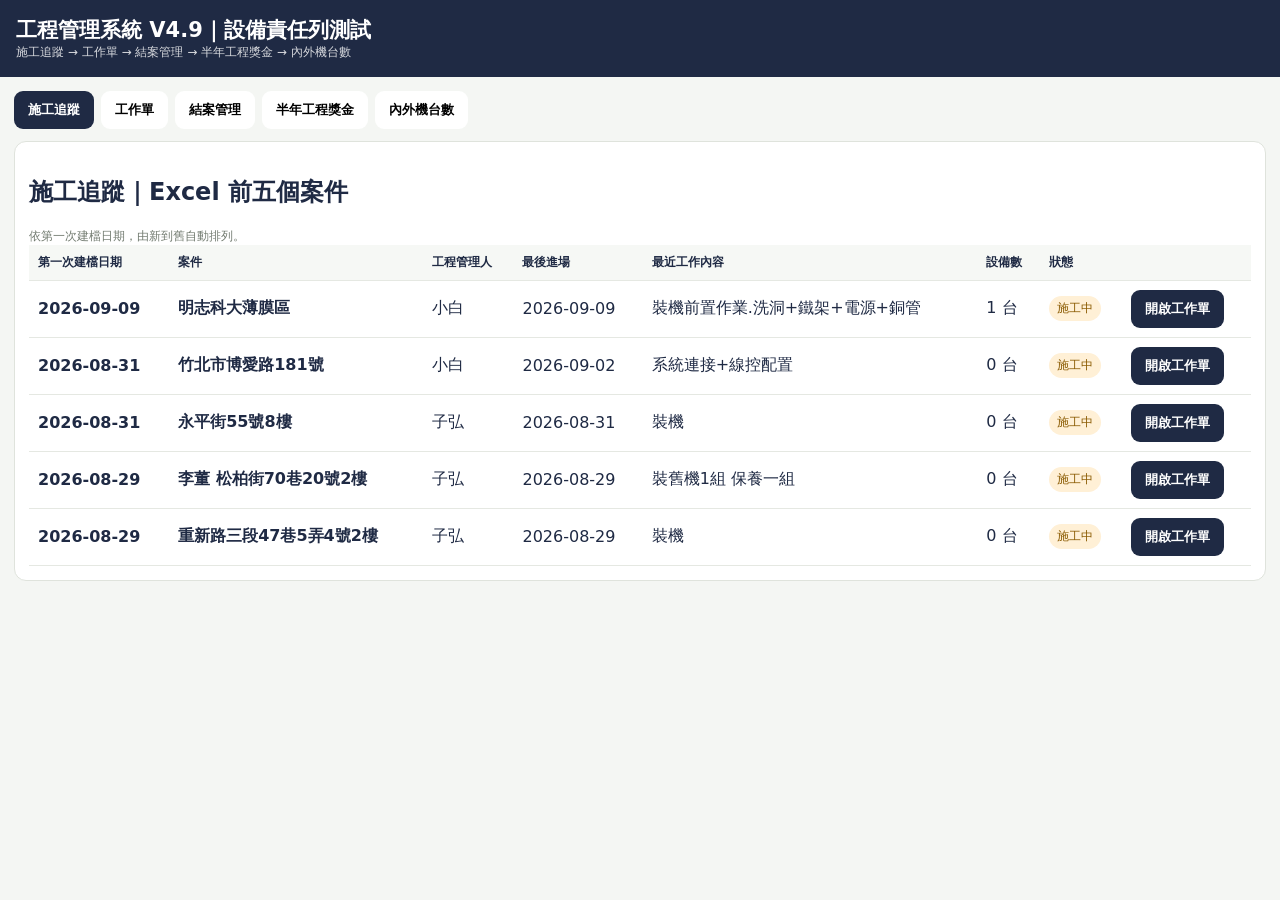
<file: prototype-v49.html>
<!doctype html><html lang="zh-Hant"><head><meta charset="utf-8"><meta name="viewport" content="width=device-width,initial-scale=1"><title>工程管理 V4.9</title><style>*{box-sizing:border-box}body{margin:0;font-family:system-ui,-apple-system,"Noto Sans TC",sans-serif;background:#f4f6f3;color:#1f2a44}.top{background:#1f2a44;color:#fff;padding:16px}.wrap{max-width:1280px;margin:auto;padding:14px}.tabs,.checks{display:flex;gap:7px;flex-wrap:wrap}.tab,.btn{border:0;border-radius:9px;padding:10px 14px;font-weight:800;cursor:pointer}.tab{background:#fff}.tab.on,.btn{background:#1f2a44;color:#fff}.green{background:#42634b}.red{background:#8a2929}.small{padding:7px 9px;font-size:12px}.card{background:#fff;border:1px solid #dfe3dc;border-radius:12px;padding:14px;margin-top:12px}.grid2,.grid3{display:grid;gap:9px;margin:10px 0}.grid2{grid-template-columns:1fr 1fr}.grid3{grid-template-columns:repeat(3,1fr)}input,select,textarea{width:100%;padding:10px;border:1px solid #cbd2c8;border-radius:8px;font-size:15px}textarea{min-height:82px}.hidden{display:none}.callout,.summary{padding:12px;border-radius:10px;background:#f6f8f5;margin:10px 0}.table{width:100%;border-collapse:collapse;min-width:980px}.table th,.table td{padding:9px;border-bottom:1px solid #e5e8e2;text-align:left}.table th{background:#f6f8f5;font-size:12px}.scroll{overflow:auto}.badge{display:inline-block;border-radius:999px;padding:4px 8px;font-size:12px;background:#e5f2e8;color:#28603a}.warn{background:#fff0d6;color:#8a5a00}.muted{font-size:12px;color:#727b70}.headrow{display:flex;align-items:center;justify-content:space-between;gap:10px;flex-wrap:wrap}.person{display:inline-flex;align-items:center;gap:5px;padding:8px 10px;background:#fff;border:1px solid #cbd2c8;border-radius:8px}.person input{width:auto}.upload{border:1px dashed #aeb8aa;border-radius:10px;padding:12px;background:#fafbf9}.stat{font-size:24px;font-weight:900}.bonusgrid{display:grid;grid-template-columns:repeat(4,1fr);gap:10px}.box{border:1px solid #dfe3dc;border-radius:10px;padding:12px;background:#fafbf9}.equip select,.equip input{min-width:105px}@media(max-width:760px){.grid2,.grid3,.bonusgrid{grid-template-columns:1fr 1fr}}@media(max-width:460px){.grid2,.grid3,.bonusgrid{grid-template-columns:1fr}}</style></head><body><div class="top"><b style="font-size:21px">工程管理系統 V4.9｜設備責任列測試</b><div style="font-size:12px;opacity:.82">施工追蹤 → 工作單 → 結案管理 → 半年工程獎金 → 內外機台數</div></div><div class="wrap"><div class="tabs"><button class="tab on" onclick="go('track',this)">施工追蹤</button><button class="tab" onclick="go('work',this)">工作單</button><button class="tab" onclick="go('close',this)">結案管理</button><button class="tab" onclick="go('bonus',this)">半年工程獎金</button><button class="tab" onclick="go('units',this)">內外機台數</button></div><section id="track"><div class="card"><h2>施工追蹤｜Excel 前五個案件</h2><div class="muted">依第一次建檔日期，由新到舊自動排列。</div><div class="scroll"><table class="table"><thead><tr><th>第一次建檔日期</th><th>案件</th><th>工程管理人</th><th>最後進場</th><th>最近工作內容</th><th>設備數</th><th>狀態</th><th></th></tr></thead><tbody id="projectBody"></tbody></table></div></div></section><section id="work" class="hidden"><div class="card"><h2 id="workTitle">工作單</h2><div class="grid3"><div><label>案件</label><select id="caseSelect" onchange="loadProject(this.value)"></select></div><div><label>工程管理人</label><input id="wManager" readonly></div><div><label>案件狀態</label><select id="wStatus" onchange="setStatus(this.value)"><option>施工中</option><option>待收尾</option><option>已完工</option></select></div></div><div class="headrow"><div><h3>設備明細｜一台一列</h3><div class="muted">設備號碼｜品牌｜型號｜內機｜外機｜排水｜風管</div></div><button class="btn green" onclick="addEquipment()">＋ 新增設備</button></div><div class="scroll"><table class="table equip"><thead><tr><th>設備號碼</th><th>品牌</th><th>型號</th><th>內機</th><th>外機</th><th>排水</th><th>風管</th><th></th></tr></thead><tbody id="equipmentBody"></tbody></table></div><h3>每次進場工程紀錄</h3><div id="logHistory"></div><div class="callout"><div class="grid2"><div><label>進場日期</label><input id="logDate" type="date" value="2026-09-09"></div><div><div class="headrow"><label>出工人員｜可複選</label><button class="btn green small" onclick="addPerson()">＋ 新增人員</button></div><div id="dailyCrew" class="checks"></div></div></div><label>工程工作紀錄</label><textarea id="logWork"></textarea><div class="grid2"><div><label>工程備註</label><textarea id="logNote"></textarea></div><div><label>附件</label><div class="upload"><input id="logFiles" type="file" multiple accept="image/*,.pdf"></div></div></div><button class="btn green" onclick="saveLog()">＋ 新增本次進場紀錄</button></div><button class="btn" onclick="markDone()">標記工程已完工 → 送入待結案</button></div></section><section id="close" class="hidden"><div class="card"><h2>結案管理</h2><div class="scroll"><table class="table"><thead><tr><th>案件</th><th>管理人</th><th>完工日</th><th>工程績效</th><th>本案 %</th><th>工程獎金</th><th></th></tr></thead><tbody id="closeBody"></tbody></table></div></div></section><section id="bonus" class="hidden"><div class="card"><h2>半年工程獎金｜4–9月／10–3月</h2><div class="bonusgrid"><div class="box">業績<div class="stat" id="totalPerf">$0</div></div><div class="box">獎金<div class="stat" id="totalBonus">$0</div></div><div class="box">結案<div class="stat" id="closedCount">0 案</div></div><div class="box">管理人<div class="stat" id="managerCount">0 人</div></div></div><div class="scroll"><table class="table"><thead><tr><th>管理人</th><th>案件數</th><th>工程業績</th><th>工程獎金</th><th>案件明細</th></tr></thead><tbody id="bonusBody"></tbody></table></div></div></section><section id="units" class="hidden"><div class="card"><h2>內外機台數統計</h2><div class="scroll"><table class="table"><thead><tr><th>人員</th><th>內機</th><th>外機</th><th>來源案件</th></tr></thead><tbody id="unitBody"></tbody></table></div></div></section></div><script>let people=['小白','子弘','大霖','阿泰','峰哥','傑哥'];const brands=['待確認','日立','大金','Panasonic','三菱重工','華菱','海爾','米多力','其他'];const projects=[{id:'p1',name:'明志科大薄膜區',createdDate:'2026-09-09',manager:'小白',status:'施工中',logs:[{date:'2026-09-09',work:'裝機前置作業.洗洞+鐵架+電源+銅管'}],equipment:[{brand:'日立',model:'RAC-22VP',indoor:'大霖',outdoor:'小白',drain:'小白',duct:'小白'}]},{id:'p2',name:'竹北市博愛路181號',createdDate:'2026-08-31',manager:'小白',status:'施工中',logs:[{date:'2026-08-31',work:'吊內機+鐵架安裝'},{date:'2026-09-01',work:'鐵架安裝+上外機+銅管配置'},{date:'2026-09-02',work:'系統連接+線控配置'}],equipment:[]},{id:'p3',name:'永平街55號8樓',createdDate:'2026-08-31',manager:'子弘',status:'施工中',logs:[{date:'2026-08-31',work:'裝機'}],equipment:[]},{id:'p4',name:'李董 松柏街70巷20號2樓',createdDate:'2026-08-29',manager:'子弘',status:'施工中',logs:[{date:'2026-08-29',work:'裝舊機1組 保養一組'}],equipment:[]},{id:'p5',name:'重新路三段47巷5弄4號2樓',createdDate:'2026-08-29',manager:'子弘',status:'施工中',logs:[{date:'2026-08-29',work:'裝機'}],equipment:[]}];let current='p1',closed=[];const $=id=>document.getElementById(id);function esc(s){return String(s??'').replace(/[&<>"']/g,m=>({'&':'&amp;','<':'&lt;','>':'&gt;','"':'&quot',"'":'&#39;'}[m]))}function pnow(){return projects.find(x=>x.id===current)}function opts(a,v){return a.map(x=>`<option ${x===v?'selected':''}>${esc(x)}</option>`).join('')}function personOpts(v){return opts(['待確認',...people],v)}function go(id,b){['track','work','close','bonus','units'].forEach(x=>$(x).classList.toggle('hidden',x!==id));document.querySelectorAll('.tab').forEach(x=>x.classList.remove('on'));if(b)b.classList.add('on');if(id==='close')renderClose();if(id==='bonus')renderBonus();if(id==='units')renderUnits()}function renderTrack(){let sorted=[...projects].sort((a,b)=>(b.createdDate||'').localeCompare(a.createdDate||''));$('projectBody').innerHTML=sorted.map(p=>{let l=p.logs.at(-1)||{};return `<tr><td><b>${p.createdDate||'-'}</b></td><td><b>${esc(p.name)}</b></td><td>${esc(p.manager)}</td><td>${l.date||'-'}</td><td>${esc(l.work||'')}</td><td>${p.equipment.length} 台</td><td><span class="badge ${p.status==='已完工'?'':'warn'}">${p.status}</span></td><td><button class="btn" onclick="openWork('${p.id}')">開啟工作單</button></td></tr>`}).join('')}function openWork(id){current=id;$('caseSelect').value=id;loadProject(id);go('work',document.querySelectorAll('.tab')[1])}function loadProject(id){current=id;let p=pnow();$('workTitle').textContent='工作單｜'+p.name;$('wManager').value=p.manager;$('wStatus').value=p.status;renderEquipment();renderLogs();renderCrew()}function renderEquipment(){let p=pnow();$('equipmentBody').innerHTML=p.equipment.length?p.equipment.map((e,i)=>`<tr><td><b>${i+1}</b></td><td><select onchange="editEq(${i},'brand',this.value)">${opts(brands,e.brand)}</select></td><td><input value="${esc(e.model)}" placeholder="例 RAC-22VP" onchange="editEq(${i},'model',this.value)"></td><td><select onchange="editEq(${i},'indoor',this.value)">${personOpts(e.indoor)}</select></td><td><select onchange="editEq(${i},'outdoor',this.value)">${personOpts(e.outdoor)}</select></td><td><select onchange="editEq(${i},'drain',this.value)">${personOpts(e.drain)}</select></td><td><select onchange="editEq(${i},'duct',this.value)">${personOpts(e.duct)}</select></td><td><button class="btn red small" onclick="removeEq(${i})">刪除</button></td></tr>`).join(''):'<tr><td colspan="8" class="muted">尚無設備，按「＋新增設備」建立第 1 台。</td></tr>'}function addEquipment(){pnow().equipment.push({brand:'待確認',model:'',indoor:'待確認',outdoor:'待確認',drain:'待確認',duct:'待確認'});renderEquipment();renderTrack();renderUnits()}function editEq(i,k,v){pnow().equipment[i][k]=v;renderUnits()}function removeEq(i){pnow().equipment.splice(i,1);renderEquipment();renderTrack();renderUnits()}function addPerson(){let n=prompt('輸入新增人員姓名');if(!n)return;n=n.trim();if(!n||people.includes(n))return;people.push(n);renderCrew();renderEquipment()}function renderCrew(){$('dailyCrew').innerHTML=people.map(x=>`<label class="person"><input type="checkbox" value="${esc(x)}"> ${esc(x)}</label>`).join('')}function renderLogs(){$('logHistory').innerHTML=pnow().logs.slice().reverse().map(x=>`<div class="summary"><b>${x.date}</b><br>${esc(x.work)}${x.crew?`<div class="muted">出工：${esc(x.crew)}</div>`:''}${x.note?`<div class="muted">備註：${esc(x.note)}</div>`:''}</div>`).join('')}function saveLog(){if(!$('logDate').value||!$('logWork').value.trim())return alert('請填日期與工作紀錄');let crew=[...$('dailyCrew').querySelectorAll('input:checked')].map(x=>x.value).join('、');pnow().logs.push({date:$('logDate').value,work:$('logWork').value.trim(),note:$('logNote').value.trim(),crew});$('logWork').value='';$('logNote').value='';renderLogs();renderTrack()}function setStatus(v){pnow().status=v;renderTrack()}function markDone(){pnow().status='已完工';pnow().doneDate=new Date().toISOString().slice(0,10);$('wStatus').value='已完工';renderTrack();alert('已送入待結案')}function renderClose(){let a=projects.filter(p=>p.status==='已完工');$('closeBody').innerHTML=a.length?a.map(p=>{let c=closed.find(x=>x.id===p.id);return `<tr data-id="${p.id}"><td>${esc(p.name)}</td><td>${esc(p.manager)}</td><td>${p.doneDate||''}</td><td><input class="perf" type="number" ${c?'disabled':''} value="${c?.perf||''}"></td><td><input class="pct" type="number" min="0" max="10" ${c?'disabled':''} value="${c?.pct||''}"></td><td>${c?'$'+c.bonus.toLocaleString():'待計算'}</td><td>${c?'已結案':`<button class="btn green" onclick="finishClose(this)">確認結案</button>`}</td></tr>`}).join(''):'<tr><td colspan="7">目前沒有待結案案件</td></tr>'}function finishClose(b){let r=b.closest('tr'),p=projects.find(x=>x.id===r.dataset.id),perf=+r.querySelector('.perf').value,pct=+r.querySelector('.pct').value;if(!perf||pct<0||pct>10)return alert('請確認績效與 0–10%');closed.push({id:p.id,name:p.name,manager:p.manager,perf,pct,bonus:Math.round(perf*pct/100)});renderClose();renderBonus()}function renderBonus(){let g={};closed.forEach(x=>{g[x.manager]??={n:0,p:0,b:0,c:[]};g[x.manager].n++;g[x.manager].p+=x.perf;g[x.manager].b+=x.bonus;g[x.manager].c.push(x.name)});$('totalPerf').textContent='$'+closed.reduce((s,x)=>s+x.perf,0).toLocaleString();$('totalBonus').textContent='$'+closed.reduce((s,x)=>s+x.bonus,0).toLocaleString();$('closedCount').textContent=closed.length+' 案';$('managerCount').textContent=Object.keys(g).length+' 人';$('bonusBody').innerHTML=Object.entries(g).map(([n,x])=>`<tr><td>${esc(n)}</td><td>${x.n}</td><td>$${x.p.toLocaleString()}</td><td>$${x.b.toLocaleString()}</td><td>${x.c.map(esc).join('<br>')}</td></tr>`).join('')||'<tr><td colspan="5">尚無資料</td></tr>'}function renderUnits(){let g={};projects.forEach(p=>p.equipment.forEach(e=>{[['indoor','i'],['outdoor','o']].forEach(([k,t])=>{let n=e[k];if(!n||n==='待確認')return;g[n]??={i:0,o:0,c:new Set};g[n][t]++;g[n].c.add(p.name)})}));$('unitBody').innerHTML=Object.entries(g).map(([n,x])=>`<tr><td>${esc(n)}</td><td>${x.i}</td><td>${x.o}</td><td>${[...x.c].map(esc).join('<br>')}</td></tr>`).join('')||'<tr><td colspan="4">尚無資料</td></tr>'}$('caseSelect').innerHTML=projects.map(p=>`<option value="${p.id}">${esc(p.name)}</option>`).join('');renderTrack();loadProject('p1');renderUnits();</script></body></html>
</file>
